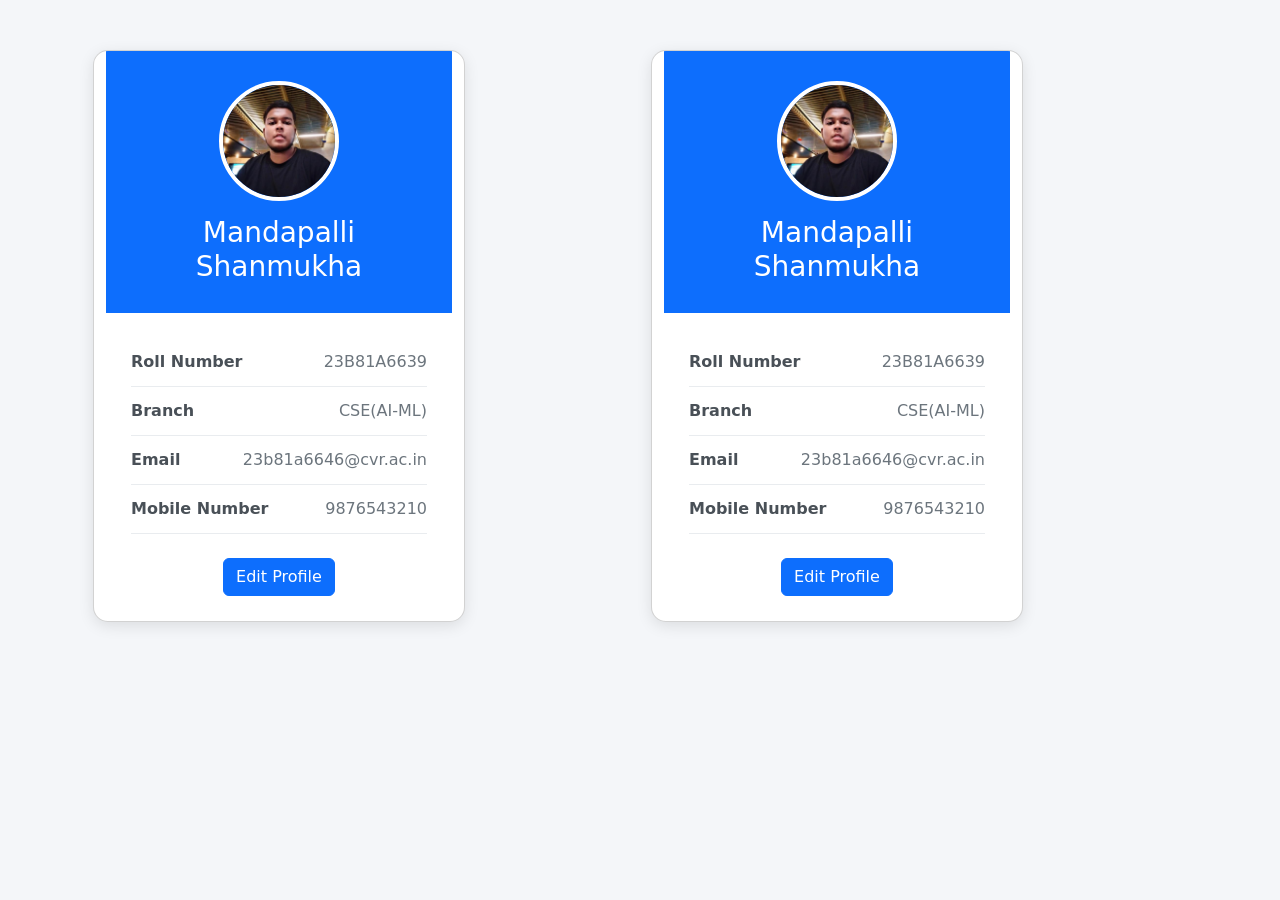
<file: task1/card.html>
<!DOCTYPE html>
<html lang="en">
<head>
    <meta charset="UTF-8">
    <meta name="viewport" content="width=device-width, initial-scale=1.0">
    <title>Student Profile</title>

    <!-- Bootstrap 5 CSS -->
    <link href="https://cdn.jsdelivr.net/npm/bootstrap@5.3.3/dist/css/bootstrap.min.css" rel="stylesheet">

    <style>
        body {
            background-color: #f4f6f9;
        }

        .profile-card {
            max-width: 500px;
            margin: 50px auto;
            border-radius: 15px;
            overflow: hidden;
            box-shadow: 0 4px 15px rgba(0,0,0,0.1);
        }

        .profile-header {
            background: #0d6efd;
            color: white;
            padding: 30px;
            text-align: center;
        }

        .profile-img {
            width: 120px;
            height: 120px;
            border-radius: 50%;
            border: 4px solid white;
            object-fit: cover;
            margin-bottom: 15px;
        }

        .profile-body {
            padding: 25px;
        }

        .info-item {
            padding: 12px 0;
            border-bottom: 1px solid #e9ecef;
        }

        .info-item:last-child {
            border-bottom: none;
        }

        .label {
            font-weight: 600;
            color: #495057;
        }

        .value {
            color: #6c757d;
        }
    </style>
</head>
<body>

<div class="container row">
    <div class="card profile-card col-4">

        <!-- Profile Header -->
        <div class="profile-header">
            <img src="shannu.jpg" alt="Profile Image" class="profile-img">
            <h3 class="mb-0">Mandapalli Shanmukha</h3>
        </div>

        <!-- Profile Details -->
        <div class="profile-body">

            <div class="info-item d-flex justify-content-between">
                <span class="label">Roll Number</span>
                <span class="value">23B81A6639</span>
            </div>

            <div class="info-item d-flex justify-content-between">
                <span class="label">Branch</span>
                <span class="value">CSE(AI-ML)</span>
            </div>

            <div class="info-item d-flex justify-content-between">
                <span class="label">Email</span>
                <span class="value">23b81a6646@cvr.ac.in</span>
            </div>

            <div class="info-item d-flex justify-content-between">
                <span class="label">Mobile Number</span>
                <span class="value">9876543210</span>
            </div>

            <div class="text-center mt-4">
                <button class="btn btn-primary">
                    Edit Profile
                </button>
            </div>

        </div>
    </div>
    <div class="card profile-card col-4">

        <!-- Profile Header -->
        <div class="profile-header">
            <img src="shannu.jpg" alt="Profile Image" class="profile-img">
            <h3 class="mb-0">Mandapalli Shanmukha</h3>
        </div>

        <!-- Profile Details -->
        <div class="profile-body">

            <div class="info-item d-flex justify-content-between">
                <span class="label">Roll Number</span>
                <span class="value">23B81A6639</span>
            </div>

            <div class="info-item d-flex justify-content-between">
                <span class="label">Branch</span>
                <span class="value">CSE(AI-ML)</span>
            </div>

            <div class="info-item d-flex justify-content-between">
                <span class="label">Email</span>
                <span class="value">23b81a6646@cvr.ac.in</span>
            </div>

            <div class="info-item d-flex justify-content-between">
                <span class="label">Mobile Number</span>
                <span class="value">9876543210</span>
            </div>

            <div class="text-center mt-4">
                <button class="btn btn-primary">
                    Edit Profile
                </button>
            </div>

        </div>
    </div>  
    
</div>

<!-- Bootstrap JS -->
<script src="https://cdn.jsdelivr.net/npm/bootstrap@5.3.3/dist/js/bootstrap.bundle.min.js"></script>

</body>
</html>
</file>
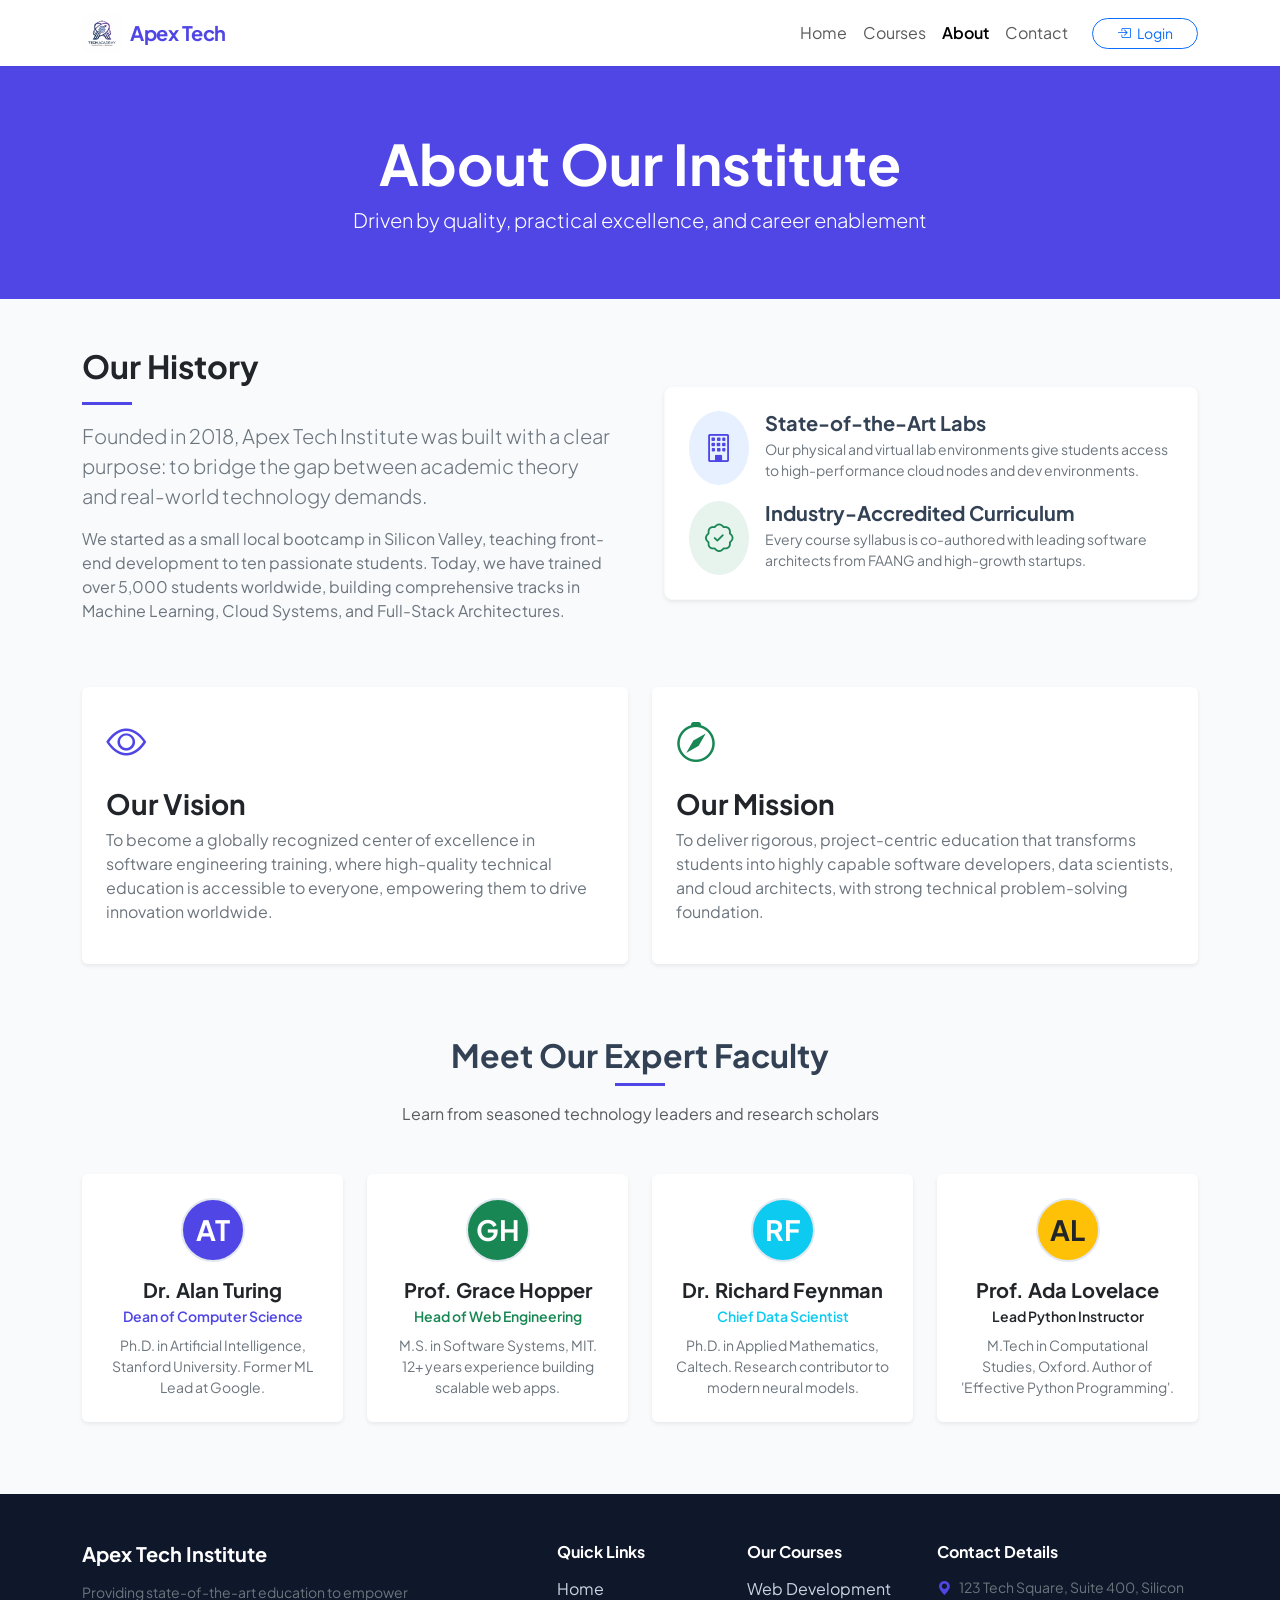
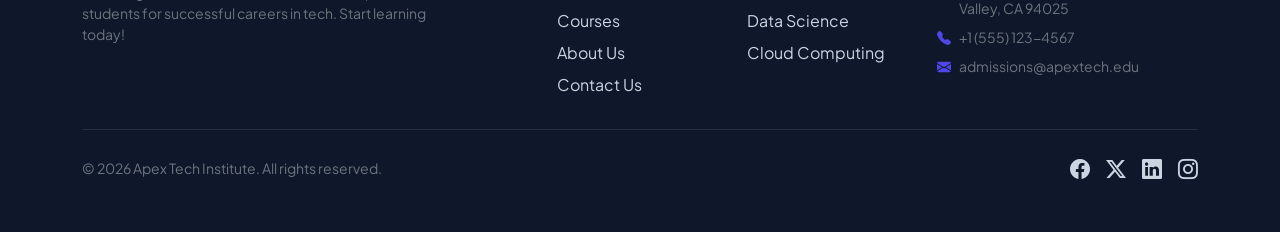
<file: task2/about.html>
<!DOCTYPE html>
<html lang="en">
<head>
    <meta charset="UTF-8">
    <meta name="viewport" content="width=device-width, initial-scale=1.0">
    <title>Apex Tech Institute - About Us</title>
    <meta name="description" content="Learn about the history, vision, mission, and expert faculty of Apex Tech Institute.">
    <!-- Bootstrap 5.3 CSS -->
    <link href="https://cdn.jsdelivr.net/npm/bootstrap@5.3.3/dist/css/bootstrap.min.css" rel="stylesheet">
    <!-- Bootstrap Icons -->
    <link rel="stylesheet" href="https://cdn.jsdelivr.net/npm/bootstrap-icons@1.11.3/font/bootstrap-icons.min.css">
    <!-- Custom CSS -->
    <link rel="stylesheet" href="css/custom.css">
</head>
<body>

    <!-- NAVBAR -->
    <nav class="navbar navbar-expand-lg navbar-light bg-white sticky-top">
        <div class="container">
            <a class="navbar-brand d-flex align-items-center" href="index.html">
                <img src="assets/logo.png" alt="Apex Tech Institute Logo" height="40" class="me-2 rounded">
                <span class="text-primary-custom">Apex Tech</span>
            </a>
            <button class="navbar-toggler" type="button" data-bs-toggle="collapse" data-bs-target="#navbarNav" aria-controls="navbarNav" aria-expanded="false" aria-label="Toggle navigation">
                <span class="navbar-toggler-icon"></span>
            </button>
            <div class="collapse navbar-collapse" id="navbarNav">
                <ul class="navbar-nav ms-auto align-items-center">
                    <li class="nav-item">
                        <a class="nav-link" href="index.html">Home</a>
                    </li>
                    <li class="nav-item">
                        <a class="nav-link" href="courses.html">Courses</a>
                    </li>
                    <li class="nav-item">
                        <a class="nav-link active fw-semibold" href="about.html">About</a>
                    </li>
                    <li class="nav-item">
                        <a class="nav-link" href="contact.html">Contact</a>
                    </li>
                    <li class="nav-item ms-lg-3">
                        <button class="btn btn-outline-primary btn-sm px-4 rounded-pill mt-2 mt-lg-0" data-bs-toggle="modal" data-bs-target="#loginModal">
                            <i class="bi bi-box-arrow-in-right me-1"></i> Login
                        </button>
                    </li>
                </ul>
            </div>
        </div>
    </nav>

    <!-- HEADER SECTION -->
    <div class="bg-primary-custom text-white py-5 mb-5">
        <div class="container text-center py-3">
            <h1 class="display-4 fw-bold">About Our Institute</h1>
            <p class="lead mb-0">Driven by quality, practical excellence, and career enablement</p>
        </div>
    </div>

    <!-- HISTORY, VISION, MISSION -->
    <div class="container mb-5">
        <!-- History Section -->
        <div class="row align-items-center g-5 mb-5">
            <div class="col-lg-6">
                <h2 class="fw-bold mb-3 text-dark">Our History</h2>
                <div class="bg-primary-custom mb-3" style="width: 50px; height: 3px;"></div>
                <p class="text-secondary lead">Founded in 2018, Apex Tech Institute was built with a clear purpose: to bridge the gap between academic theory and real-world technology demands.</p>
                <p class="text-secondary">We started as a small local bootcamp in Silicon Valley, teaching front-end development to ten passionate students. Today, we have trained over 5,000 students worldwide, building comprehensive tracks in Machine Learning, Cloud Systems, and Full-Stack Architectures.</p>
            </div>
            <div class="col-lg-6">
                <div class="p-4 bg-white border border-light shadow-sm rounded-3">
                    <div class="d-flex align-items-start mb-3">
                        <div class="bg-primary bg-opacity-10 text-primary-custom p-3 rounded-circle me-3"><i class="bi bi-building fs-3"></i></div>
                        <div>
                            <h5 class="fw-bold mb-1">State-of-the-Art Labs</h5>
                            <p class="text-secondary small mb-0">Our physical and virtual lab environments give students access to high-performance cloud nodes and dev environments.</p>
                        </div>
                    </div>
                    <div class="d-flex align-items-start">
                        <div class="bg-success bg-opacity-10 text-success p-3 rounded-circle me-3"><i class="bi bi-patch-check fs-3"></i></div>
                        <div>
                            <h5 class="fw-bold mb-1">Industry-Accredited Curriculum</h5>
                            <p class="text-secondary small mb-0">Every course syllabus is co-authored with leading software architects from FAANG and high-growth startups.</p>
                        </div>
                    </div>
                </div>
            </div>
        </div>

        <!-- Vision & Mission Section -->
        <div class="row g-4 mb-5">
            <div class="col-md-6">
                <div class="card h-100 border-0 shadow-sm p-4 bg-white">
                    <div class="text-primary-custom mb-3"><i class="bi bi-eye fs-1"></i></div>
                    <h3 class="fw-bold mb-2">Our Vision</h3>
                    <p class="text-secondary">To become a globally recognized center of excellence in software engineering training, where high-quality technical education is accessible to everyone, empowering them to drive innovation worldwide.</p>
                </div>
            </div>
            <div class="col-md-6">
                <div class="card h-100 border-0 shadow-sm p-4 bg-white">
                    <div class="text-success mb-3"><i class="bi bi-compass fs-1"></i></div>
                    <h3 class="fw-bold mb-2">Our Mission</h3>
                    <p class="text-secondary">To deliver rigorous, project-centric education that transforms students into highly capable software developers, data scientists, and cloud architects, with strong technical problem-solving foundation.</p>
                </div>
            </div>
        </div>

        <!-- Faculty Details Section -->
        <section class="py-4">
            <div class="text-center mb-5">
                <h2 class="fw-bold">Meet Our Expert Faculty</h2>
                <div class="mx-auto bg-primary-custom" style="width: 50px; height: 3px;"></div>
                <p class="text-muted mt-3">Learn from seasoned technology leaders and research scholars</p>
            </div>

            <div class="row g-4">
                <!-- Faculty 1 -->
                <div class="col-sm-6 col-lg-3">
                    <div class="card h-100 card-hover border-0 shadow-sm text-center p-4">
                        <div class="mx-auto avatar-circle bg-primary-custom text-white d-flex align-items-center justify-content-center fw-bold fs-3 mb-3">AT</div>
                        <h5 class="fw-bold mb-1">Dr. Alan Turing</h5>
                        <p class="text-primary-custom small fw-semibold mb-2">Dean of Computer Science</p>
                        <p class="card-text text-secondary small">Ph.D. in Artificial Intelligence, Stanford University. Former ML Lead at Google.</p>
                    </div>
                </div>

                <!-- Faculty 2 -->
                <div class="col-sm-6 col-lg-3">
                    <div class="card h-100 card-hover border-0 shadow-sm text-center p-4">
                        <div class="mx-auto avatar-circle bg-success text-white d-flex align-items-center justify-content-center fw-bold fs-3 mb-3">GH</div>
                        <h5 class="fw-bold mb-1">Prof. Grace Hopper</h5>
                        <p class="text-success small fw-semibold mb-2">Head of Web Engineering</p>
                        <p class="card-text text-secondary small">M.S. in Software Systems, MIT. 12+ years experience building scalable web apps.</p>
                    </div>
                </div>

                <!-- Faculty 3 -->
                <div class="col-sm-6 col-lg-3">
                    <div class="card h-100 card-hover border-0 shadow-sm text-center p-4">
                        <div class="mx-auto avatar-circle bg-info text-white d-flex align-items-center justify-content-center fw-bold fs-3 mb-3">RF</div>
                        <h5 class="fw-bold mb-1">Dr. Richard Feynman</h5>
                        <p class="text-info small fw-semibold mb-2">Chief Data Scientist</p>
                        <p class="card-text text-secondary small">Ph.D. in Applied Mathematics, Caltech. Research contributor to modern neural models.</p>
                    </div>
                </div>

                <!-- Faculty 4 -->
                <div class="col-sm-6 col-lg-3">
                    <div class="card h-100 card-hover border-0 shadow-sm text-center p-4">
                        <div class="mx-auto avatar-circle bg-warning text-dark d-flex align-items-center justify-content-center fw-bold fs-3 mb-3">AL</div>
                        <h5 class="fw-bold mb-1">Prof. Ada Lovelace</h5>
                        <p class="text-warning text-dark small fw-semibold mb-2">Lead Python Instructor</p>
                        <p class="card-text text-secondary small">M.Tech in Computational Studies, Oxford. Author of 'Effective Python Programming'.</p>
                    </div>
                </div>
            </div>
        </section>
    </div>

    <!-- FOOTER -->
    <footer class="py-5">
        <div class="container">
            <div class="row g-4 mb-4">
                <div class="col-lg-4">
                    <h5 class="text-white fw-bold mb-3">Apex Tech Institute</h5>
                    <p class="small text-secondary">Providing state-of-the-art education to empower students for successful careers in tech. Start learning today!</p>
                </div>
                <div class="col-sm-6 col-lg-2 offset-lg-1">
                    <h6 class="text-white fw-bold mb-3">Quick Links</h6>
                    <ul class="list-unstyled mb-0">
                        <li class="mb-2"><a href="index.html">Home</a></li>
                        <li class="mb-2"><a href="courses.html">Courses</a></li>
                        <li class="mb-2"><a href="about.html">About Us</a></li>
                        <li class="mb-2"><a href="contact.html">Contact Us</a></li>
                    </ul>
                </div>
                <div class="col-sm-6 col-lg-2">
                    <h6 class="text-white fw-bold mb-3">Our Courses</h6>
                    <ul class="list-unstyled mb-0">
                        <li class="mb-2"><a href="courses.html">Web Development</a></li>
                        <li class="mb-2"><a href="courses.html">Data Science</a></li>
                        <li class="mb-2"><a href="courses.html">Cloud Computing</a></li>
                    </ul>
                </div>
                <div class="col-lg-3">
                    <h6 class="text-white fw-bold mb-3">Contact Details</h6>
                    <ul class="list-unstyled small mb-0">
                        <li class="d-flex mb-2 text-secondary">
                            <i class="bi bi-geo-alt-fill text-primary-custom me-2"></i>
                            123 Tech Square, Suite 400, Silicon Valley, CA 94025
                        </li>
                        <li class="d-flex mb-2 text-secondary">
                            <i class="bi bi-telephone-fill text-primary-custom me-2"></i>
                            +1 (555) 123-4567
                        </li>
                        <li class="d-flex mb-2 text-secondary">
                            <i class="bi bi-envelope-fill text-primary-custom me-2"></i>
                            admissions@apextech.edu
                        </li>
                    </ul>
                </div>
            </div>
            <hr class="border-secondary my-4">
            <div class="d-flex flex-column flex-sm-row justify-content-between align-items-center">
                <span class="small text-secondary mb-3 mb-sm-0">&copy; 2026 Apex Tech Institute. All rights reserved.</span>
                <div class="d-flex gap-3">
                    <a href="#" class="fs-5"><i class="bi bi-facebook"></i></a>
                    <a href="#" class="fs-5"><i class="bi bi-twitter-x"></i></a>
                    <a href="#" class="fs-5"><i class="bi bi-linkedin"></i></a>
                    <a href="#" class="fs-5"><i class="bi bi-instagram"></i></a>
                </div>
            </div>
        </div>
    </footer>

    <!-- LOGIN MODAL -->
    <div class="modal fade" id="loginModal" tabindex="-1" aria-labelledby="loginModalLabel" aria-hidden="true">
        <div class="modal-dialog modal-dialog-centered">
            <div class="modal-content border-0 shadow-lg">
                <div class="modal-header border-0 bg-light">
                    <h5 class="modal-title fw-bold" id="loginModalLabel">Student Login</h5>
                    <button type="button" class="btn-close" data-bs-dismiss="modal" aria-label="Close"></button>
                </div>
                <div class="modal-body p-4">
                    <form id="loginForm">
                        <div class="mb-3">
                            <label for="loginEmail" class="form-label small fw-semibold">Email address</label>
                            <div class="input-group">
                                <span class="input-group-text bg-white text-muted border-end-0"><i class="bi bi-envelope"></i></span>
                                <input type="email" class="form-control border-start-0 ps-0" id="loginEmail" placeholder="name@example.com" required>
                            </div>
                        </div>
                        <div class="mb-3">
                            <label for="loginPassword" class="form-label small fw-semibold">Password</label>
                            <div class="input-group">
                                <span class="input-group-text bg-white text-muted border-end-0"><i class="bi bi-lock"></i></span>
                                <input type="password" class="form-control border-start-0 ps-0" id="loginPassword" placeholder="Enter password" required>
                            </div>
                        </div>
                        <div class="mb-3 d-flex justify-content-between align-items-center">
                            <div class="form-check">
                                <input class="form-check-input" type="checkbox" id="rememberMe">
                                <label class="form-check-label small text-secondary" for="rememberMe">Remember me</label>
                            </div>
                            <a href="#" class="small text-decoration-none">Forgot password?</a>
                        </div>
                        <button type="submit" class="btn btn-primary-custom w-100 py-2 rounded-3 mt-3">Sign In</button>
                    </form>
                </div>
            </div>
        </div>
    </div>

    <!-- Bootstrap 5.3 JS Bundle -->
    <script src="https://cdn.jsdelivr.net/npm/bootstrap@5.3.3/dist/js/bootstrap.bundle.min.js"></script>
    <!-- Custom JS -->
    <script src="js/main.js"></script>
</body>
</html>
</file>
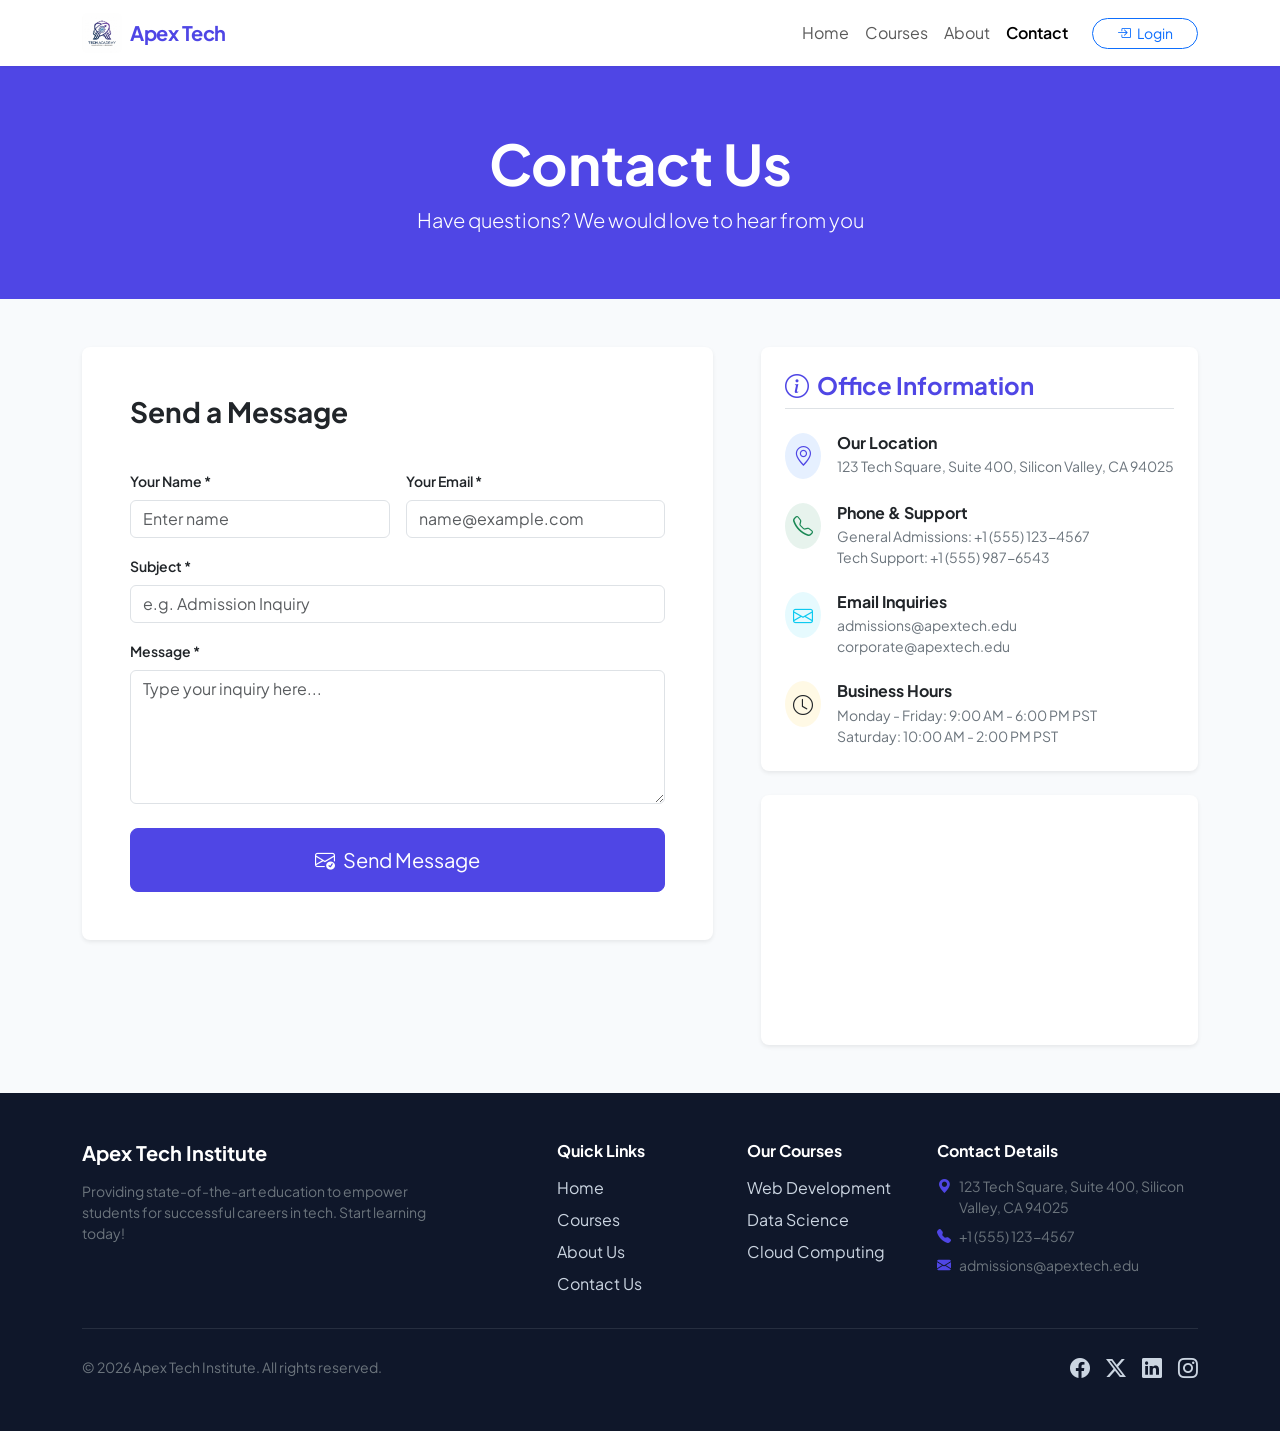
<file: task2/contact.html>
<!DOCTYPE html>
<html lang="en">
<head>
    <meta charset="UTF-8">
    <meta name="viewport" content="width=device-width, initial-scale=1.0">
    <title>Apex Tech Institute - Contact Us</title>
    <meta name="description" content="Get in touch with Apex Tech Institute. Contact details, office location, Google maps, and support form.">
    <!-- Bootstrap 5.3 CSS -->
    <link href="https://cdn.jsdelivr.net/npm/bootstrap@5.3.3/dist/css/bootstrap.min.css" rel="stylesheet">
    <!-- Bootstrap Icons -->
    <link rel="stylesheet" href="https://cdn.jsdelivr.net/npm/bootstrap-icons@1.11.3/font/bootstrap-icons.min.css">
    <!-- Custom CSS -->
    <link rel="stylesheet" href="css/custom.css">
</head>
<body>

    <!-- NAVBAR -->
    <nav class="navbar navbar-expand-lg navbar-light bg-white sticky-top">
        <div class="container">
            <a class="navbar-brand d-flex align-items-center" href="index.html">
                <img src="assets/logo.png" alt="Apex Tech Institute Logo" height="40" class="me-2 rounded">
                <span class="text-primary-custom">Apex Tech</span>
            </a>
            <button class="navbar-toggler" type="button" data-bs-toggle="collapse" data-bs-target="#navbarNav" aria-controls="navbarNav" aria-expanded="false" aria-label="Toggle navigation">
                <span class="navbar-toggler-icon"></span>
            </button>
            <div class="collapse navbar-collapse" id="navbarNav">
                <ul class="navbar-nav ms-auto align-items-center">
                    <li class="nav-item">
                        <a class="nav-link" href="index.html">Home</a>
                    </li>
                    <li class="nav-item">
                        <a class="nav-link" href="courses.html">Courses</a>
                    </li>
                    <li class="nav-item">
                        <a class="nav-link" href="about.html">About</a>
                    </li>
                    <li class="nav-item">
                        <a class="nav-link active fw-semibold" href="contact.html">Contact</a>
                    </li>
                    <li class="nav-item ms-lg-3">
                        <button class="btn btn-outline-primary btn-sm px-4 rounded-pill mt-2 mt-lg-0" data-bs-toggle="modal" data-bs-target="#loginModal">
                            <i class="bi bi-box-arrow-in-right me-1"></i> Login
                        </button>
                    </li>
                </ul>
            </div>
        </div>
    </nav>

    <!-- HEADER SECTION -->
    <div class="bg-primary-custom text-white py-5 mb-5">
        <div class="container text-center py-3">
            <h1 class="display-4 fw-bold">Contact Us</h1>
            <p class="lead mb-0">Have questions? We would love to hear from you</p>
        </div>
    </div>

    <!-- CONTACT CONTAINER -->
    <div class="container mb-5">
        <div class="row g-5">
            <!-- Left: Contact Form & Alerts -->
            <div class="col-lg-7">
                <div class="card border-0 shadow-sm p-4 p-md-5 bg-white rounded-3">
                    <h3 class="fw-bold mb-4 text-dark">Send a Message</h3>
                    
                    <div id="contactAlertPlaceholder" class="mb-3"></div>

                    <form id="contactForm" class="needs-validation" novalidate>
                        <div class="row g-3 mb-3">
                            <div class="col-md-6">
                                <label for="contactName" class="form-label small fw-semibold">Your Name *</label>
                                <input type="text" class="form-control" id="contactName" placeholder="Enter name" required>
                                <div class="invalid-feedback">Please enter your name.</div>
                            </div>
                            <div class="col-md-6">
                                <label for="contactEmail" class="form-label small fw-semibold">Your Email *</label>
                                <input type="email" class="form-control" id="contactEmail" placeholder="name@example.com" required>
                                <div class="invalid-feedback">Please enter a valid email address.</div>
                            </div>
                        </div>
                        <div class="mb-3">
                            <label for="contactSubject" class="form-label small fw-semibold">Subject *</label>
                            <input type="text" class="form-control" id="contactSubject" placeholder="e.g. Admission Inquiry" required>
                            <div class="invalid-feedback">Please provide a subject.</div>
                        </div>
                        <div class="mb-4">
                            <label for="contactMessage" class="form-label small fw-semibold">Message *</label>
                            <textarea class="form-control" id="contactMessage" rows="5" placeholder="Type your inquiry here..." required></textarea>
                            <div class="invalid-feedback">Please type your message.</div>
                        </div>
                        <button type="submit" class="btn btn-primary-custom btn-lg w-100 py-3 rounded-3"><i class="bi bi-envelope-check me-2"></i>Send Message</button>
                    </form>
                </div>
            </div>

            <!-- Right: Address & Map Placeholder -->
            <div class="col-lg-5 d-flex flex-column justify-content-between">
                <!-- Address Details Card -->
                <div class="card border-0 shadow-sm p-4 bg-white rounded-3 mb-4">
                    <h4 class="fw-bold mb-4 text-primary-custom pb-2 border-bottom"><i class="bi bi-info-circle me-2"></i>Office Information</h4>
                    
                    <ul class="list-unstyled mb-0">
                        <li class="d-flex align-items-start mb-4">
                            <div class="bg-primary bg-opacity-10 text-primary-custom p-2 rounded-circle me-3"><i class="bi bi-geo-alt fs-5"></i></div>
                            <div>
                                <h6 class="fw-bold mb-1">Our Location</h6>
                                <p class="text-secondary small mb-0">123 Tech Square, Suite 400, Silicon Valley, CA 94025</p>
                            </div>
                        </li>
                        <li class="d-flex align-items-start mb-4">
                            <div class="bg-success bg-opacity-10 text-success p-2 rounded-circle me-3"><i class="bi bi-telephone fs-5"></i></div>
                            <div>
                                <h6 class="fw-bold mb-1">Phone & Support</h6>
                                <p class="text-secondary small mb-0">General Admissions: +1 (555) 123-4567<br>Tech Support: +1 (555) 987-6543</p>
                            </div>
                        </li>
                        <li class="d-flex align-items-start mb-4">
                            <div class="bg-info bg-opacity-10 text-info p-2 rounded-circle me-3"><i class="bi bi-envelope fs-5"></i></div>
                            <div>
                                <h6 class="fw-bold mb-1">Email Inquiries</h6>
                                <p class="text-secondary small mb-0">admissions@apextech.edu<br>corporate@apextech.edu</p>
                            </div>
                        </li>
                        <li class="d-flex align-items-start">
                            <div class="bg-warning bg-opacity-10 text-warning text-dark p-2 rounded-circle me-3"><i class="bi bi-clock fs-5"></i></div>
                            <div>
                                <h6 class="fw-bold mb-1">Business Hours</h6>
                                <p class="text-secondary small mb-0">Monday - Friday: 9:00 AM - 6:00 PM PST<br>Saturday: 10:00 AM - 2:00 PM PST</p>
                            </div>
                        </li>
                    </ul>
                </div>

                <!-- Google Map Iframe Placeholder -->
                <div class="card border-0 shadow-sm overflow-hidden bg-white rounded-3 flex-grow-1 d-flex flex-column" style="min-height: 250px;">
                    <iframe 
                        src="https://www.google.com/maps/embed?pb=!1m18!1m12!1m3!1d3168.6392900010996!2d-122.08373898469248!3d37.422004279825126!2m3!1f0!2f0!3f0!3m2!1i1024!2i768!4f13.1!3m3!1m2!1s0x808fba02425da8f9%3A0x2a9b3a5319263072!2sGoogleplex!5e0!3m2!1sen!2sus!4v1700000000000!5m2!1sen!2sus" 
                        class="w-100 flex-grow-1 border-0" 
                        allowfullscreen="" 
                        loading="lazy" 
                        referrerpolicy="no-referrer-when-downgrade"
                        style="min-height: 250px;">
                    </iframe>
                </div>
            </div>
        </div>
    </div>

    <!-- FOOTER -->
    <footer class="py-5">
        <div class="container">
            <div class="row g-4 mb-4">
                <div class="col-lg-4">
                    <h5 class="text-white fw-bold mb-3">Apex Tech Institute</h5>
                    <p class="small text-secondary">Providing state-of-the-art education to empower students for successful careers in tech. Start learning today!</p>
                </div>
                <div class="col-sm-6 col-lg-2 offset-lg-1">
                    <h6 class="text-white fw-bold mb-3">Quick Links</h6>
                    <ul class="list-unstyled mb-0">
                        <li class="mb-2"><a href="index.html">Home</a></li>
                        <li class="mb-2"><a href="courses.html">Courses</a></li>
                        <li class="mb-2"><a href="about.html">About Us</a></li>
                        <li class="mb-2"><a href="contact.html">Contact Us</a></li>
                    </ul>
                </div>
                <div class="col-sm-6 col-lg-2">
                    <h6 class="text-white fw-bold mb-3">Our Courses</h6>
                    <ul class="list-unstyled mb-0">
                        <li class="mb-2"><a href="courses.html">Web Development</a></li>
                        <li class="mb-2"><a href="courses.html">Data Science</a></li>
                        <li class="mb-2"><a href="courses.html">Cloud Computing</a></li>
                    </ul>
                </div>
                <div class="col-lg-3">
                    <h6 class="text-white fw-bold mb-3">Contact Details</h6>
                    <ul class="list-unstyled small mb-0">
                        <li class="d-flex mb-2 text-secondary">
                            <i class="bi bi-geo-alt-fill text-primary-custom me-2"></i>
                            123 Tech Square, Suite 400, Silicon Valley, CA 94025
                        </li>
                        <li class="d-flex mb-2 text-secondary">
                            <i class="bi bi-telephone-fill text-primary-custom me-2"></i>
                            +1 (555) 123-4567
                        </li>
                        <li class="d-flex mb-2 text-secondary">
                            <i class="bi bi-envelope-fill text-primary-custom me-2"></i>
                            admissions@apextech.edu
                        </li>
                    </ul>
                </div>
            </div>
            <hr class="border-secondary my-4">
            <div class="d-flex flex-column flex-sm-row justify-content-between align-items-center">
                <span class="small text-secondary mb-3 mb-sm-0">&copy; 2026 Apex Tech Institute. All rights reserved.</span>
                <div class="d-flex gap-3">
                    <a href="#" class="fs-5"><i class="bi bi-facebook"></i></a>
                    <a href="#" class="fs-5"><i class="bi bi-twitter-x"></i></a>
                    <a href="#" class="fs-5"><i class="bi bi-linkedin"></i></a>
                    <a href="#" class="fs-5"><i class="bi bi-instagram"></i></a>
                </div>
            </div>
        </div>
    </footer>

    <!-- LOGIN MODAL -->
    <div class="modal fade" id="loginModal" tabindex="-1" aria-labelledby="loginModalLabel" aria-hidden="true">
        <div class="modal-dialog modal-dialog-centered">
            <div class="modal-content border-0 shadow-lg">
                <div class="modal-header border-0 bg-light">
                    <h5 class="modal-title fw-bold" id="loginModalLabel">Student Login</h5>
                    <button type="button" class="btn-close" data-bs-dismiss="modal" aria-label="Close"></button>
                </div>
                <div class="modal-body p-4">
                    <form id="loginForm">
                        <div class="mb-3">
                            <label for="loginEmail" class="form-label small fw-semibold">Email address</label>
                            <div class="input-group">
                                <span class="input-group-text bg-white text-muted border-end-0"><i class="bi bi-envelope"></i></span>
                                <input type="email" class="form-control border-start-0 ps-0" id="loginEmail" placeholder="name@example.com" required>
                            </div>
                        </div>
                        <div class="mb-3">
                            <label for="loginPassword" class="form-label small fw-semibold">Password</label>
                            <div class="input-group">
                                <span class="input-group-text bg-white text-muted border-end-0"><i class="bi bi-lock"></i></span>
                                <input type="password" class="form-control border-start-0 ps-0" id="loginPassword" placeholder="Enter password" required>
                            </div>
                        </div>
                        <div class="mb-3 d-flex justify-content-between align-items-center">
                            <div class="form-check">
                                <input class="form-check-input" type="checkbox" id="rememberMe">
                                <label class="form-check-label small text-secondary" for="rememberMe">Remember me</label>
                            </div>
                            <a href="#" class="small text-decoration-none">Forgot password?</a>
                        </div>
                        <button type="submit" class="btn btn-primary-custom w-100 py-2 rounded-3 mt-3">Sign In</button>
                    </form>
                </div>
            </div>
        </div>
    </div>

    <!-- Bootstrap 5.3 JS Bundle -->
    <script src="https://cdn.jsdelivr.net/npm/bootstrap@5.3.3/dist/js/bootstrap.bundle.min.js"></script>
    <!-- Custom JS -->
    <script src="js/main.js"></script>

    <!-- Local Contact Form Submission Script -->
    <script>
        document.getElementById('contactForm').addEventListener('submit', function(event) {
            event.preventDefault();
            const form = event.target;
            
            if (!form.checkValidity()) {
                event.stopPropagation();
                form.classList.add('was-validated');
                return;
            }

            const name = document.getElementById('contactName').value;
            const alertPlaceholder = document.getElementById('contactAlertPlaceholder');
            
            if (alertPlaceholder) {
                alertPlaceholder.innerHTML = `
                    <div class="alert alert-success alert-dismissible fade show border-0 bg-success text-white shadow-sm" role="alert">
                        <i class="bi bi-send-check-fill me-2 fs-5"></i>
                        Thank you <strong>${name}</strong>! Your message has been sent successfully. We will get back to you within 24 hours.
                        <button type="button" class="btn-close btn-close-white" data-bs-dismiss="alert" aria-label="Close"></button>
                    </div>
                `;
            }

            form.reset();
            form.classList.remove('was-validated');
        });
    </script>
</body>
</html>
</file>
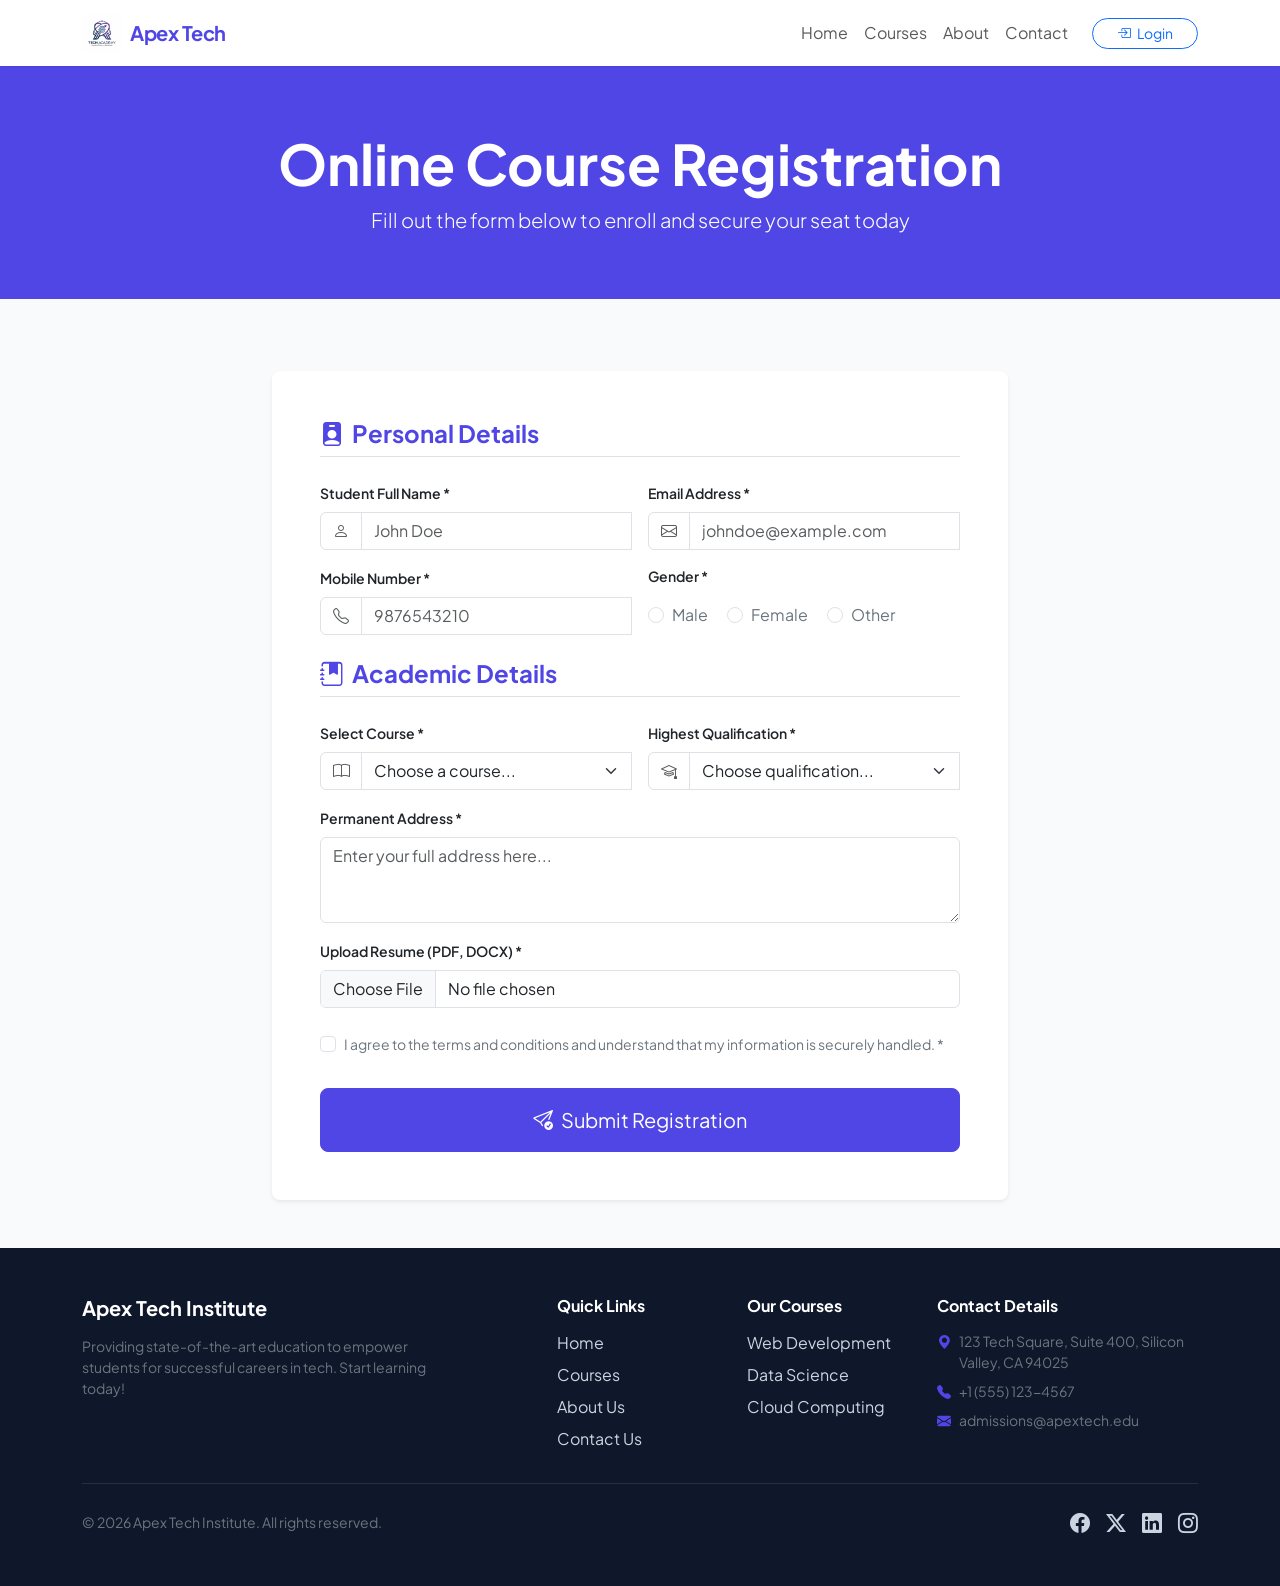
<file: task2/register.html>
<!DOCTYPE html>
<html lang="en">
<head>
    <meta charset="UTF-8">
    <meta name="viewport" content="width=device-width, initial-scale=1.0">
    <title>Apex Tech Institute - Course Registration</title>
    <meta name="description" content="Register online for training courses in Web Development, Python, Data Science, AI & ML, Java, and Cloud Computing at Apex Tech Institute.">
    <!-- Bootstrap 5.3 CSS -->
    <link href="https://cdn.jsdelivr.net/npm/bootstrap@5.3.3/dist/css/bootstrap.min.css" rel="stylesheet">
    <!-- Bootstrap Icons -->
    <link rel="stylesheet" href="https://cdn.jsdelivr.net/npm/bootstrap-icons@1.11.3/font/bootstrap-icons.min.css">
    <!-- Custom CSS -->
    <link rel="stylesheet" href="css/custom.css">
</head>
<body>

    <!-- NAVBAR -->
    <nav class="navbar navbar-expand-lg navbar-light bg-white sticky-top">
        <div class="container">
            <a class="navbar-brand d-flex align-items-center" href="index.html">
                <img src="assets/logo.png" alt="Apex Tech Institute Logo" height="40" class="me-2 rounded">
                <span class="text-primary-custom">Apex Tech</span>
            </a>
            <button class="navbar-toggler" type="button" data-bs-toggle="collapse" data-bs-target="#navbarNav" aria-controls="navbarNav" aria-expanded="false" aria-label="Toggle navigation">
                <span class="navbar-toggler-icon"></span>
            </button>
            <div class="collapse navbar-collapse" id="navbarNav">
                <ul class="navbar-nav ms-auto align-items-center">
                    <li class="nav-item">
                        <a class="nav-link" href="index.html">Home</a>
                    </li>
                    <li class="nav-item">
                        <a class="nav-link" href="courses.html">Courses</a>
                    </li>
                    <li class="nav-item">
                        <a class="nav-link" href="about.html">About</a>
                    </li>
                    <li class="nav-item">
                        <a class="nav-link" href="contact.html">Contact</a>
                    </li>
                    <li class="nav-item ms-lg-3">
                        <button class="btn btn-outline-primary btn-sm px-4 rounded-pill mt-2 mt-lg-0" data-bs-toggle="modal" data-bs-target="#loginModal">
                            <i class="bi bi-box-arrow-in-right me-1"></i> Login
                        </button>
                    </li>
                </ul>
            </div>
        </div>
    </nav>

    <!-- HEADER SECTION -->
    <div class="bg-primary-custom text-white py-5 mb-5">
        <div class="container text-center py-3">
            <h1 class="display-4 fw-bold">Online Course Registration</h1>
            <p class="lead mb-0">Fill out the form below to enroll and secure your seat today</p>
        </div>
    </div>

    <!-- MAIN FORM CONTAINER -->
    <div class="container mb-5">
        <div class="row justify-content-center">
            <div class="col-lg-8">
                <!-- Success Alert Placeholder -->
                <div id="alertPlaceholder" class="mb-4"></div>

                <!-- Form Card -->
                <div class="card border-0 shadow-sm p-4 p-md-5 bg-white rounded-3">
                    <form id="registrationForm" class="needs-validation" novalidate>
                        
                        <h4 class="fw-bold mb-4 text-primary-custom pb-2 border-bottom"><i class="bi bi-person-badge-fill me-2"></i>Personal Details</h4>
                        
                        <!-- Name & Email -->
                        <div class="row g-3 mb-3">
                            <div class="col-md-6">
                                <label for="studentName" class="form-label small fw-semibold">Student Full Name *</label>
                                <div class="input-group">
                                    <span class="input-group-text bg-white text-muted"><i class="bi bi-person"></i></span>
                                    <input type="text" class="form-control" id="studentName" placeholder="John Doe" required>
                                    <div class="invalid-feedback">Please enter your name.</div>
                                </div>
                            </div>
                            <div class="col-md-6">
                                <label for="studentEmail" class="form-label small fw-semibold">Email Address *</label>
                                <div class="input-group">
                                    <span class="input-group-text bg-white text-muted"><i class="bi bi-envelope"></i></span>
                                    <input type="email" class="form-control" id="studentEmail" placeholder="johndoe@example.com" required>
                                    <div class="invalid-feedback">Please enter a valid email address.</div>
                                </div>
                            </div>
                        </div>

                        <!-- Mobile & Gender -->
                        <div class="row g-3 mb-3">
                            <div class="col-md-6">
                                <label for="mobileNumber" class="form-label small fw-semibold">Mobile Number *</label>
                                <div class="input-group">
                                    <span class="input-group-text bg-white text-muted"><i class="bi bi-telephone"></i></span>
                                    <input type="tel" class="form-control" id="mobileNumber" placeholder="9876543210" pattern="[0-9]{10}" required>
                                    <div class="invalid-feedback">Please enter a valid 10-digit mobile number.</div>
                                </div>
                            </div>
                            <div class="col-md-6">
                                <label class="form-label small fw-semibold d-block">Gender *</label>
                                <div class="pt-2">
                                    <div class="form-check form-check-inline">
                                        <input class="form-check-input" type="radio" name="genderRadio" id="genderMale" value="Male" required>
                                        <label class="form-check-label text-secondary" for="genderMale">Male</label>
                                    </div>
                                    <div class="form-check form-check-inline">
                                        <input class="form-check-input" type="radio" name="genderRadio" id="genderFemale" value="Female">
                                        <label class="form-check-label text-secondary" for="genderFemale">Female</label>
                                    </div>
                                    <div class="form-check form-check-inline">
                                        <input class="form-check-input" type="radio" name="genderRadio" id="genderOther" value="Other">
                                        <label class="form-check-label text-secondary" for="genderOther">Other</label>
                                    </div>
                                </div>
                            </div>
                        </div>

                        <h4 class="fw-bold my-4 text-primary-custom pb-2 border-bottom"><i class="bi bi-journal-bookmark-fill me-2"></i>Academic Details</h4>

                        <!-- Course Selection & Qualification -->
                        <div class="row g-3 mb-3">
                            <div class="col-md-6">
                                <label for="courseSelection" class="form-label small fw-semibold">Select Course *</label>
                                <div class="input-group">
                                    <span class="input-group-text bg-white text-muted"><i class="bi bi-book"></i></span>
                                    <select class="form-select" id="courseSelection" required>
                                        <option value="" disabled selected>Choose a course...</option>
                                        <option value="web-dev">Web Development</option>
                                        <option value="python">Python Programming</option>
                                        <option value="data-science">Data Science</option>
                                        <option value="ai-ml">AI & Machine Learning</option>
                                        <option value="java">Java Programming</option>
                                        <option value="cloud">Cloud Computing</option>
                                    </select>
                                    <div class="invalid-feedback">Please choose a course.</div>
                                </div>
                            </div>
                            <div class="col-md-6">
                                <label for="qualification" class="form-label small fw-semibold">Highest Qualification *</label>
                                <div class="input-group">
                                    <span class="input-group-text bg-white text-muted"><i class="bi bi-mortarboard"></i></span>
                                    <select class="form-select" id="qualification" required>
                                        <option value="" disabled selected>Choose qualification...</option>
                                        <option value="High School">High School</option>
                                        <option value="Undergraduate">Undergraduate Degree</option>
                                        <option value="Postgraduate">Postgraduate Degree</option>
                                        <option value="Working Professional">Working Professional</option>
                                    </select>
                                    <div class="invalid-feedback">Please select your highest qualification.</div>
                                </div>
                            </div>
                        </div>

                        <!-- Address -->
                        <div class="mb-3">
                            <label for="addressInput" class="form-label small fw-semibold">Permanent Address *</label>
                            <textarea class="form-control" id="addressInput" rows="3" placeholder="Enter your full address here..." required></textarea>
                            <div class="invalid-feedback">Please enter your address.</div>
                        </div>

                        <!-- Upload Resume -->
                        <div class="mb-4">
                            <label for="resumeUpload" class="form-label small fw-semibold">Upload Resume (PDF, DOCX) *</label>
                            <input type="file" class="form-control" id="resumeUpload" accept=".pdf,.docx,.doc" required>
                            <div class="invalid-feedback">Please upload your resume.</div>
                        </div>

                        <!-- Terms & Conditions -->
                        <div class="form-check mb-4">
                            <input class="form-check-input" type="checkbox" id="termsCheck" required>
                            <label class="form-check-label text-secondary small" for="termsCheck">
                                I agree to the terms and conditions and understand that my information is securely handled. *
                            </label>
                            <div class="invalid-feedback">You must agree to the terms before submitting.</div>
                        </div>

                        <!-- Submit Button -->
                        <button type="submit" class="btn btn-primary-custom btn-lg w-100 py-3 rounded-3 mt-2"><i class="bi bi-send-check me-2"></i>Submit Registration</button>
                    </form>
                </div>
            </div>
        </div>
    </div>

    <!-- FOOTER -->
    <footer class="py-5">
        <div class="container">
            <div class="row g-4 mb-4">
                <div class="col-lg-4">
                    <h5 class="text-white fw-bold mb-3">Apex Tech Institute</h5>
                    <p class="small text-secondary">Providing state-of-the-art education to empower students for successful careers in tech. Start learning today!</p>
                </div>
                <div class="col-sm-6 col-lg-2 offset-lg-1">
                    <h6 class="text-white fw-bold mb-3">Quick Links</h6>
                    <ul class="list-unstyled mb-0">
                        <li class="mb-2"><a href="index.html">Home</a></li>
                        <li class="mb-2"><a href="courses.html">Courses</a></li>
                        <li class="mb-2"><a href="about.html">About Us</a></li>
                        <li class="mb-2"><a href="contact.html">Contact Us</a></li>
                    </ul>
                </div>
                <div class="col-sm-6 col-lg-2">
                    <h6 class="text-white fw-bold mb-3">Our Courses</h6>
                    <ul class="list-unstyled mb-0">
                        <li class="mb-2"><a href="courses.html">Web Development</a></li>
                        <li class="mb-2"><a href="courses.html">Data Science</a></li>
                        <li class="mb-2"><a href="courses.html">Cloud Computing</a></li>
                    </ul>
                </div>
                <div class="col-lg-3">
                    <h6 class="text-white fw-bold mb-3">Contact Details</h6>
                    <ul class="list-unstyled small mb-0">
                        <li class="d-flex mb-2 text-secondary">
                            <i class="bi bi-geo-alt-fill text-primary-custom me-2"></i>
                            123 Tech Square, Suite 400, Silicon Valley, CA 94025
                        </li>
                        <li class="d-flex mb-2 text-secondary">
                            <i class="bi bi-telephone-fill text-primary-custom me-2"></i>
                            +1 (555) 123-4567
                        </li>
                        <li class="d-flex mb-2 text-secondary">
                            <i class="bi bi-envelope-fill text-primary-custom me-2"></i>
                            admissions@apextech.edu
                        </li>
                    </ul>
                </div>
            </div>
            <hr class="border-secondary my-4">
            <div class="d-flex flex-column flex-sm-row justify-content-between align-items-center">
                <span class="small text-secondary mb-3 mb-sm-0">&copy; 2026 Apex Tech Institute. All rights reserved.</span>
                <div class="d-flex gap-3">
                    <a href="#" class="fs-5"><i class="bi bi-facebook"></i></a>
                    <a href="#" class="fs-5"><i class="bi bi-twitter-x"></i></a>
                    <a href="#" class="fs-5"><i class="bi bi-linkedin"></i></a>
                    <a href="#" class="fs-5"><i class="bi bi-instagram"></i></a>
                </div>
            </div>
        </div>
    </footer>

    <!-- LOGIN MODAL -->
    <div class="modal fade" id="loginModal" tabindex="-1" aria-labelledby="loginModalLabel" aria-hidden="true">
        <div class="modal-dialog modal-dialog-centered">
            <div class="modal-content border-0 shadow-lg">
                <div class="modal-header border-0 bg-light">
                    <h5 class="modal-title fw-bold" id="loginModalLabel">Student Login</h5>
                    <button type="button" class="btn-close" data-bs-dismiss="modal" aria-label="Close"></button>
                </div>
                <div class="modal-body p-4">
                    <form id="loginForm">
                        <div class="mb-3">
                            <label for="loginEmail" class="form-label small fw-semibold">Email address</label>
                            <div class="input-group">
                                <span class="input-group-text bg-white text-muted border-end-0"><i class="bi bi-envelope"></i></span>
                                <input type="email" class="form-control border-start-0 ps-0" id="loginEmail" placeholder="name@example.com" required>
                            </div>
                        </div>
                        <div class="mb-3">
                            <label for="loginPassword" class="form-label small fw-semibold">Password</label>
                            <div class="input-group">
                                <span class="input-group-text bg-white text-muted border-end-0"><i class="bi bi-lock"></i></span>
                                <input type="password" class="form-control border-start-0 ps-0" id="loginPassword" placeholder="Enter password" required>
                            </div>
                        </div>
                        <div class="mb-3 d-flex justify-content-between align-items-center">
                            <div class="form-check">
                                <input class="form-check-input" type="checkbox" id="rememberMe">
                                <label class="form-check-label small text-secondary" for="rememberMe">Remember me</label>
                            </div>
                            <a href="#" class="small text-decoration-none">Forgot password?</a>
                        </div>
                        <button type="submit" class="btn btn-primary-custom w-100 py-2 rounded-3 mt-3">Sign In</button>
                    </form>
                </div>
            </div>
        </div>
    </div>

    <!-- Bootstrap 5.3 JS Bundle -->
    <script src="https://cdn.jsdelivr.net/npm/bootstrap@5.3.3/dist/js/bootstrap.bundle.min.js"></script>
    <!-- Custom JS -->
    <script src="js/main.js"></script>
</body>
</html>
</file>
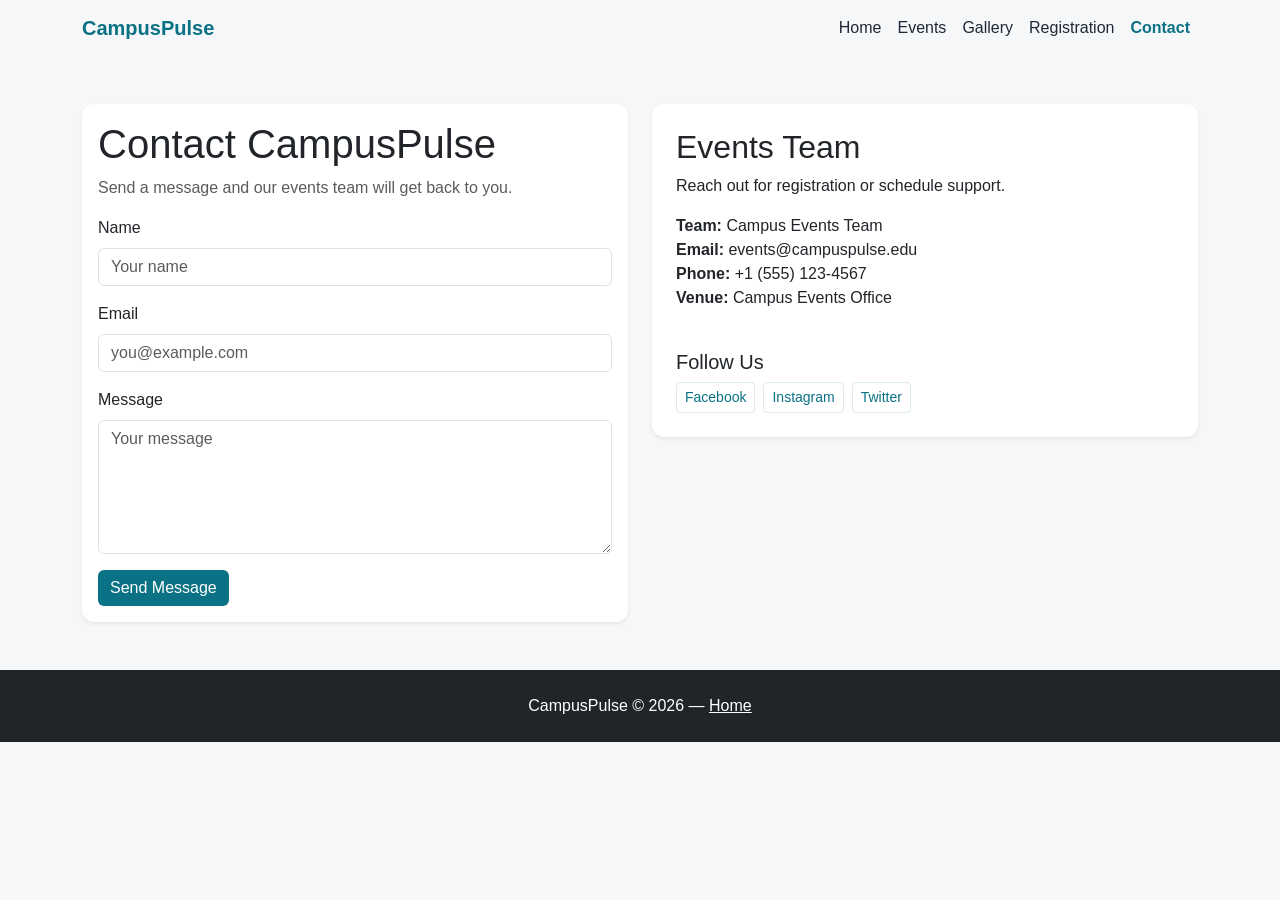
<file: Task3/contact.html>
<!doctype html>
<html lang="en">

<head>
  <meta charset="utf-8">
  <meta name="viewport" content="width=device-width, initial-scale=1">
  <title>Contact | CampusPulse</title>
  <link href="https://cdn.jsdelivr.net/npm/bootstrap@5.3.2/dist/css/bootstrap.min.css" rel="stylesheet">
  <link rel="stylesheet" href="./css/style.css">
</head>

<body>
  <nav class="navbar navbar-expand-lg navbar-dark bg-primary sticky-top">
    <div class="container">
      <a class="navbar-brand fw-bold" href="index.html">CampusPulse</a>
      <button class="navbar-toggler" type="button" data-bs-toggle="collapse" data-bs-target="#mainNav"
        aria-controls="mainNav" aria-expanded="false" aria-label="Toggle navigation">
        <span class="navbar-toggler-icon"></span>
      </button>
      <div class="collapse navbar-collapse" id="mainNav">
        <ul class="navbar-nav ms-auto">
          <li class="nav-item"><a class="nav-link" href="index.html">Home</a></li>
          <li class="nav-item"><a class="nav-link" href="events.html">Events</a></li>
          <li class="nav-item"><a class="nav-link" href="gallery.html">Gallery</a></li>
          <li class="nav-item"><a class="nav-link" href="registration.html">Registration</a></li>
          <li class="nav-item"><a class="nav-link active" href="contact.html">Contact</a></li>
        </ul>
      </div>
    </div>
  </nav>

  <main class="container py-5">
    <div class="row gy-4">
      <div class="col-lg-6">
        <div class="card shadow-sm border-0">
          <div class="card-body">
            <h1>Contact CampusPulse</h1>
            <p class="text-muted">Send a message and our events team will get back to you.</p>
            <form>
              <div class="mb-3">
                <label class="form-label">Name</label>
                <input type="text" class="form-control" placeholder="Your name">
              </div>
              <div class="mb-3">
                <label class="form-label">Email</label>
                <input type="email" class="form-control" placeholder="you@example.com">
              </div>
              <div class="mb-3">
                <label class="form-label">Message</label>
                <textarea class="form-control" rows="5" placeholder="Your message"></textarea>
              </div>
              <button type="button" class="btn btn-primary">Send Message</button>
            </form>
          </div>
        </div>
      </div>
      <div class="col-lg-6">
        <div class="card shadow-sm border-0 p-4">
          <h2>Events Team</h2>
          <p>Reach out for registration or schedule support.</p>
          <ul class="list-unstyled">
            <li><strong>Team:</strong> Campus Events Team</li>
            <li><strong>Email:</strong> events@campuspulse.edu</li>
            <li><strong>Phone:</strong> +1 (555) 123-4567</li>
            <li><strong>Venue:</strong> Campus Events Office</li>
          </ul>
          <div class="mt-4">
            <h5>Follow Us</h5>
            <div class="d-flex gap-2 flex-wrap">
              <a href="#" class="btn btn-outline-primary btn-sm">Facebook</a>
              <a href="#" class="btn btn-outline-primary btn-sm">Instagram</a>
              <a href="#" class="btn btn-outline-primary btn-sm">Twitter</a>
            </div>
          </div>
        </div>
      </div>
    </div>
  </main>

  <footer class="bg-dark text-white text-center py-4">
    <p class="mb-0">CampusPulse &copy; 2026 — <a href="index.html" class="text-white text-decoration-underline">Home</a></p>
  </footer>

  <script src="https://cdn.jsdelivr.net/npm/bootstrap@5.3.2/dist/js/bootstrap.bundle.min.js"></script>
</body>

</html>
</file>
<file: task2/css/custom.css>
/* Google Fonts */
@import url('https://fonts.googleapis.com/css2?family=Plus+Jakarta+Sans:wght@300;400;500;600;700&display=swap');

body {
    font-family: 'Plus Jakarta Sans', sans-serif;
    color: #334155;
    background-color: #f8fafc;
}

/* Custom Primary Color Accent Details */
.text-primary-custom {
    color: #4f46e5;
}

.bg-primary-custom {
    background-color: #4f46e5;
}

.btn-primary-custom {
    background-color: #4f46e5;
    border-color: #4f46e5;
    color: #ffffff;
    transition: all 0.2s ease-in-out;
}

.btn-primary-custom:hover, 
.btn-primary-custom:focus {
    background-color: #4338ca;
    border-color: #4338ca;
    color: #ffffff;
}

/* Navbar Enhancements */
.navbar {
    box-shadow: 0 1px 3px rgba(0, 0, 0, 0.05);
}

.navbar-brand {
    font-weight: 700;
    letter-spacing: -0.5px;
}

/* Card Micro-Animations */
.card-hover {
    transition: transform 0.3s cubic-bezier(0.16, 1, 0.3, 1), box-shadow 0.3s ease;
    border: 1px solid #e2e8f0;
}

.card-hover:hover {
    transform: translateY(-6px);
    box-shadow: 0 12px 20px -8px rgba(0, 0, 0, 0.12);
}

/* Faculty and Testimonial Cards */
.testimonial-card {
    border-left: 4px solid #4f46e5 !important;
}

.avatar-circle {
    width: 64px;
    height: 64px;
    border-radius: 50%;
    object-fit: cover;
    border: 2px solid #e2e8f0;
}

/* Google Map Placeholder */
.map-placeholder {
    height: 350px;
    background-color: #f1f5f9;
    border: 2px dashed #cbd5e1;
    border-radius: 12px;
    transition: background-color 0.2s ease;
}

.map-placeholder:hover {
    background-color: #e2e8f0;
}

/* Footer details */
footer {
    background-color: #0f172a;
    color: #94a3b8;
}

footer a {
    color: #cbd5e1;
    text-decoration: none;
    transition: color 0.2s ease;
}

footer a:hover {
    color: #38bdf8;
}

/* Course details modal image styling */
.modal-course-img {
    height: 250px;
    object-fit: cover;
    border-radius: 8px;
}
</file>
<file: Task3/css/style.css>
:root {
  --bg: #f5f7f9;
  --card: #ffffff;
  --accent: #0b7285; /* teal */
  --accent-2: #0ea5a4;
  --muted: #6b7280;
}

body {
  font-family: "Segoe UI", Tahoma, Geneva, Verdana, sans-serif;
  background: var(--bg);
  color: #0f172a;
}

.navbar {
  background: transparent !important;
}
.navbar .navbar-brand {
  color: var(--accent);
  font-weight: 700;
}
.navbar .nav-link {
  color: #1f2937;
}
.navbar .nav-link.active {
  color: var(--accent);
  font-weight: 600;
}

.hero-section {
  background: linear-gradient(120deg, rgba(11,114,133,0.95), rgba(14,165,164,0.9));
  color: #fff;
  padding: 5rem 0;
  border-bottom-left-radius: 18px;
  border-bottom-right-radius: 18px;
}
.hero-section .lead {
  color: rgba(255,255,255,0.9);
}

.btn-primary {
  background: var(--accent);
  border: 0;
}
.btn-outline-primary {
  color: var(--accent);
  border-color: rgba(11,114,133,0.15);
}

.feature-card {
  background: var(--card);
  border-radius: 12px;
  transition: transform .18s ease, box-shadow .18s ease;
}
.feature-card:hover { transform: translateY(-6px); box-shadow: 0 8px 24px rgba(15,23,42,0.06); }

.card {
  border-radius: 12px;
}
.card img, .gallery-card img {
  height: 220px;
  object-fit: cover;
  border-top-left-radius: 12px;
  border-top-right-radius: 12px;
}

.gallery-card .card-body { background: linear-gradient(0deg, rgba(255,255,255,0.9), rgba(255,255,255,0.6)); }

footer {
  background: #0f172a;
}

@media (max-width: 768px) {
  .hero-section { padding: 3rem 0; }
  .card img, .gallery-card img { height: 180px; }
}
</file>
